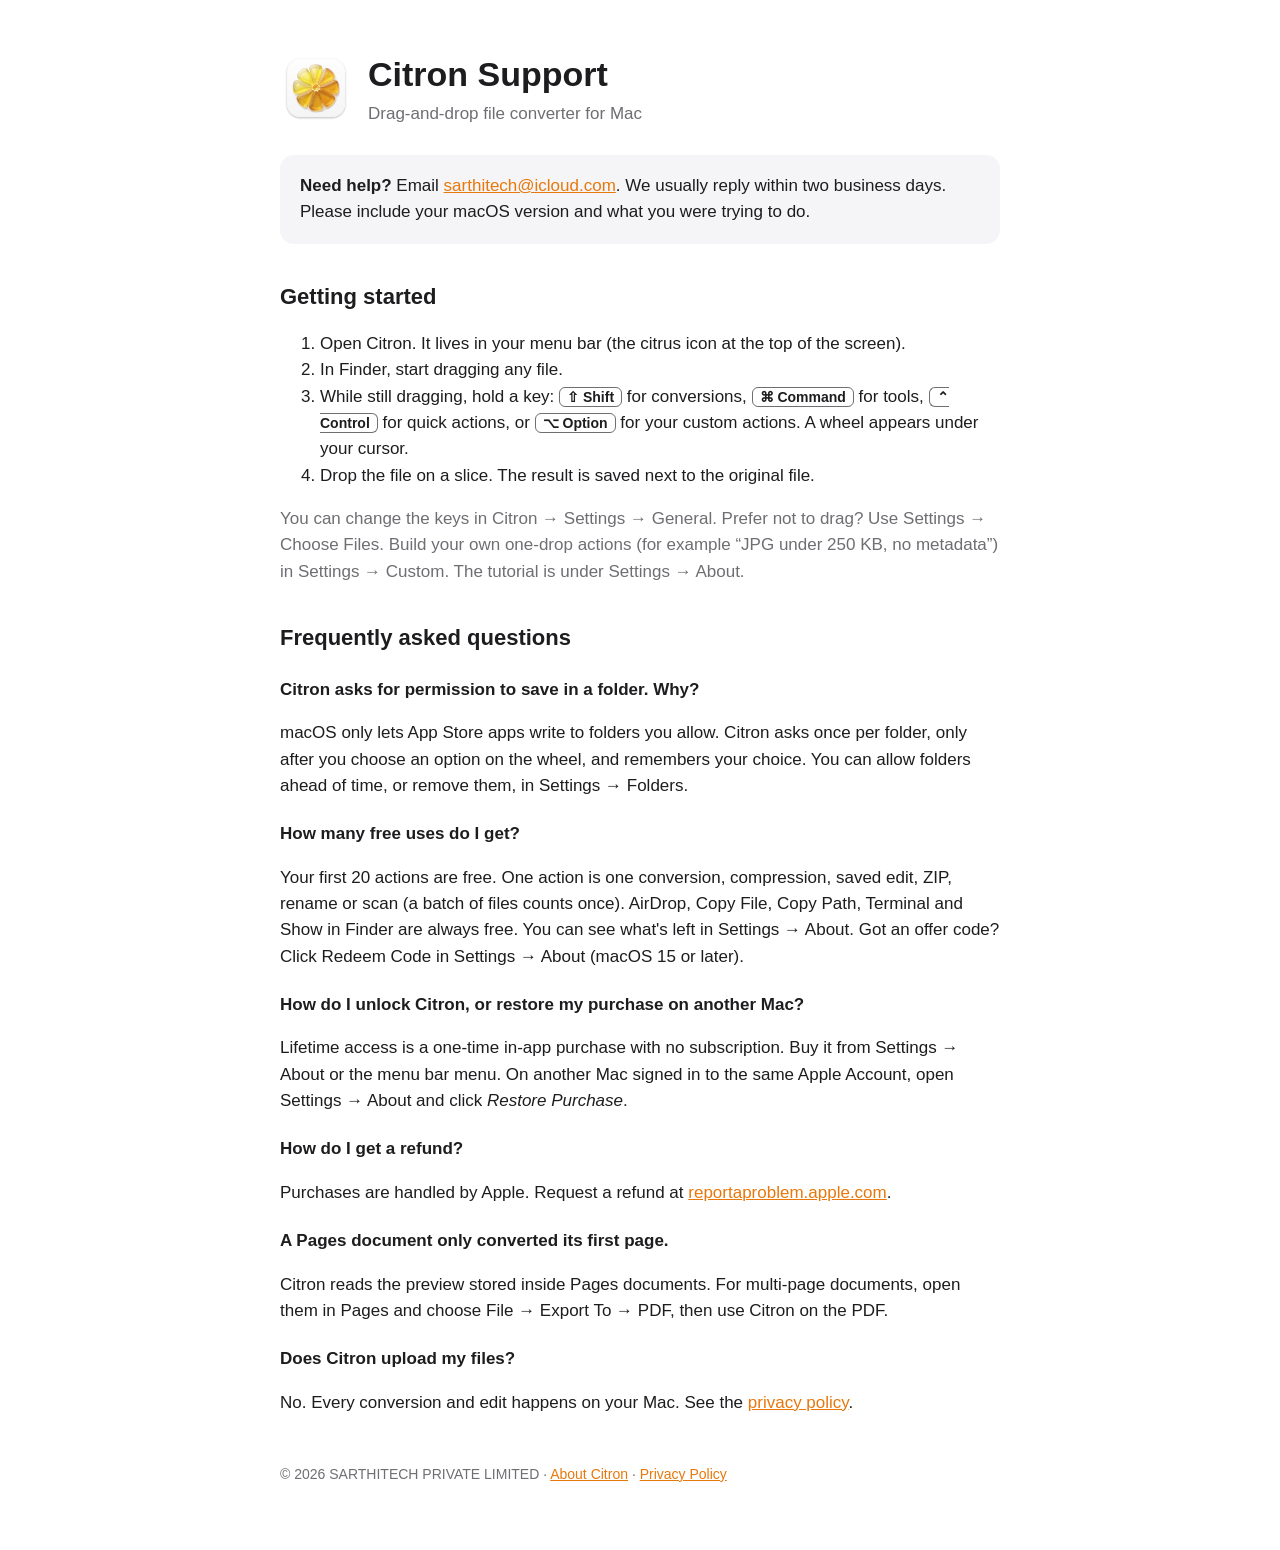
<file: index.html>
<!doctype html>
<html lang="en">
<head>
<meta charset="utf-8">
<meta name="viewport" content="width=device-width, initial-scale=1">
<title>Citron Support</title>
<meta name="description" content="Help and support for Citron, the drag-and-drop file converter for Mac.">
<link rel="stylesheet" href="style.css">
</head>
<body>
<main>
  <header>
    <img src="icon.png" alt="Citron app icon">
    <div><h1>Citron Support</h1><div class="muted">Drag-and-drop file converter for Mac</div></div>
  </header>

  <div class="card">
    <strong>Need help?</strong> Email <a href="mailto:sarthitech@icloud.com?subject=Citron%20Support">sarthitech@icloud.com</a>.
    We usually reply within two business days. Please include your macOS version and what you were trying to do.
  </div>

  <h2>Getting started</h2>
  <ol>
    <li>Open Citron. It lives in your menu bar (the citrus icon at the top of the screen).</li>
    <li>In Finder, start dragging any file.</li>
    <li>While still dragging, hold a key: <kbd>⇧ Shift</kbd> for conversions, <kbd>⌘ Command</kbd> for tools,
        <kbd>⌃ Control</kbd> for quick actions, or <kbd>⌥ Option</kbd> for your custom actions. A wheel appears under your cursor.</li>
    <li>Drop the file on a slice. The result is saved next to the original file.</li>
  </ol>
  <p class="muted">You can change the keys in Citron → Settings → General. Prefer not to drag? Use Settings → Choose Files.
     Build your own one-drop actions (for example “JPG under 250 KB, no metadata”) in Settings → Custom.
     The tutorial is under Settings → About.</p>

  <h2>Frequently asked questions</h2>

  <h3>Citron asks for permission to save in a folder. Why?</h3>
  <p>macOS only lets App Store apps write to folders you allow. Citron asks once per folder, only after you choose an option on the wheel,
     and remembers your choice. You can allow folders ahead of time, or remove them, in Settings → Folders.</p>

  <h3>How many free uses do I get?</h3>
  <p>Your first 20 actions are free. One action is one conversion, compression, saved edit, ZIP, rename or scan (a batch of files counts once).
     AirDrop, Copy File, Copy Path, Terminal and Show in Finder are always free. You can see what's left in Settings → About.
     Got an offer code? Click Redeem Code in Settings → About (macOS 15 or later).</p>

  <h3>How do I unlock Citron, or restore my purchase on another Mac?</h3>
  <p>Lifetime access is a one-time in-app purchase with no subscription. Buy it from Settings → About or the menu bar menu.
     On another Mac signed in to the same Apple Account, open Settings → About and click <em>Restore Purchase</em>.</p>

  <h3>How do I get a refund?</h3>
  <p>Purchases are handled by Apple. Request a refund at
     <a href="https://reportaproblem.apple.com">reportaproblem.apple.com</a>.</p>

  <h3>A Pages document only converted its first page.</h3>
  <p>Citron reads the preview stored inside Pages documents. For multi-page documents, open them in Pages and choose
     File → Export To → PDF, then use Citron on the PDF.</p>

  <h3>Does Citron upload my files?</h3>
  <p>No. Every conversion and edit happens on your Mac. See the <a href="privacy.html">privacy policy</a>.</p>

  <footer>© 2026 SARTHITECH PRIVATE LIMITED · <a href="home.html">About Citron</a> · <a href="privacy.html">Privacy Policy</a></footer>
</main>
</body>
</html>
</file>
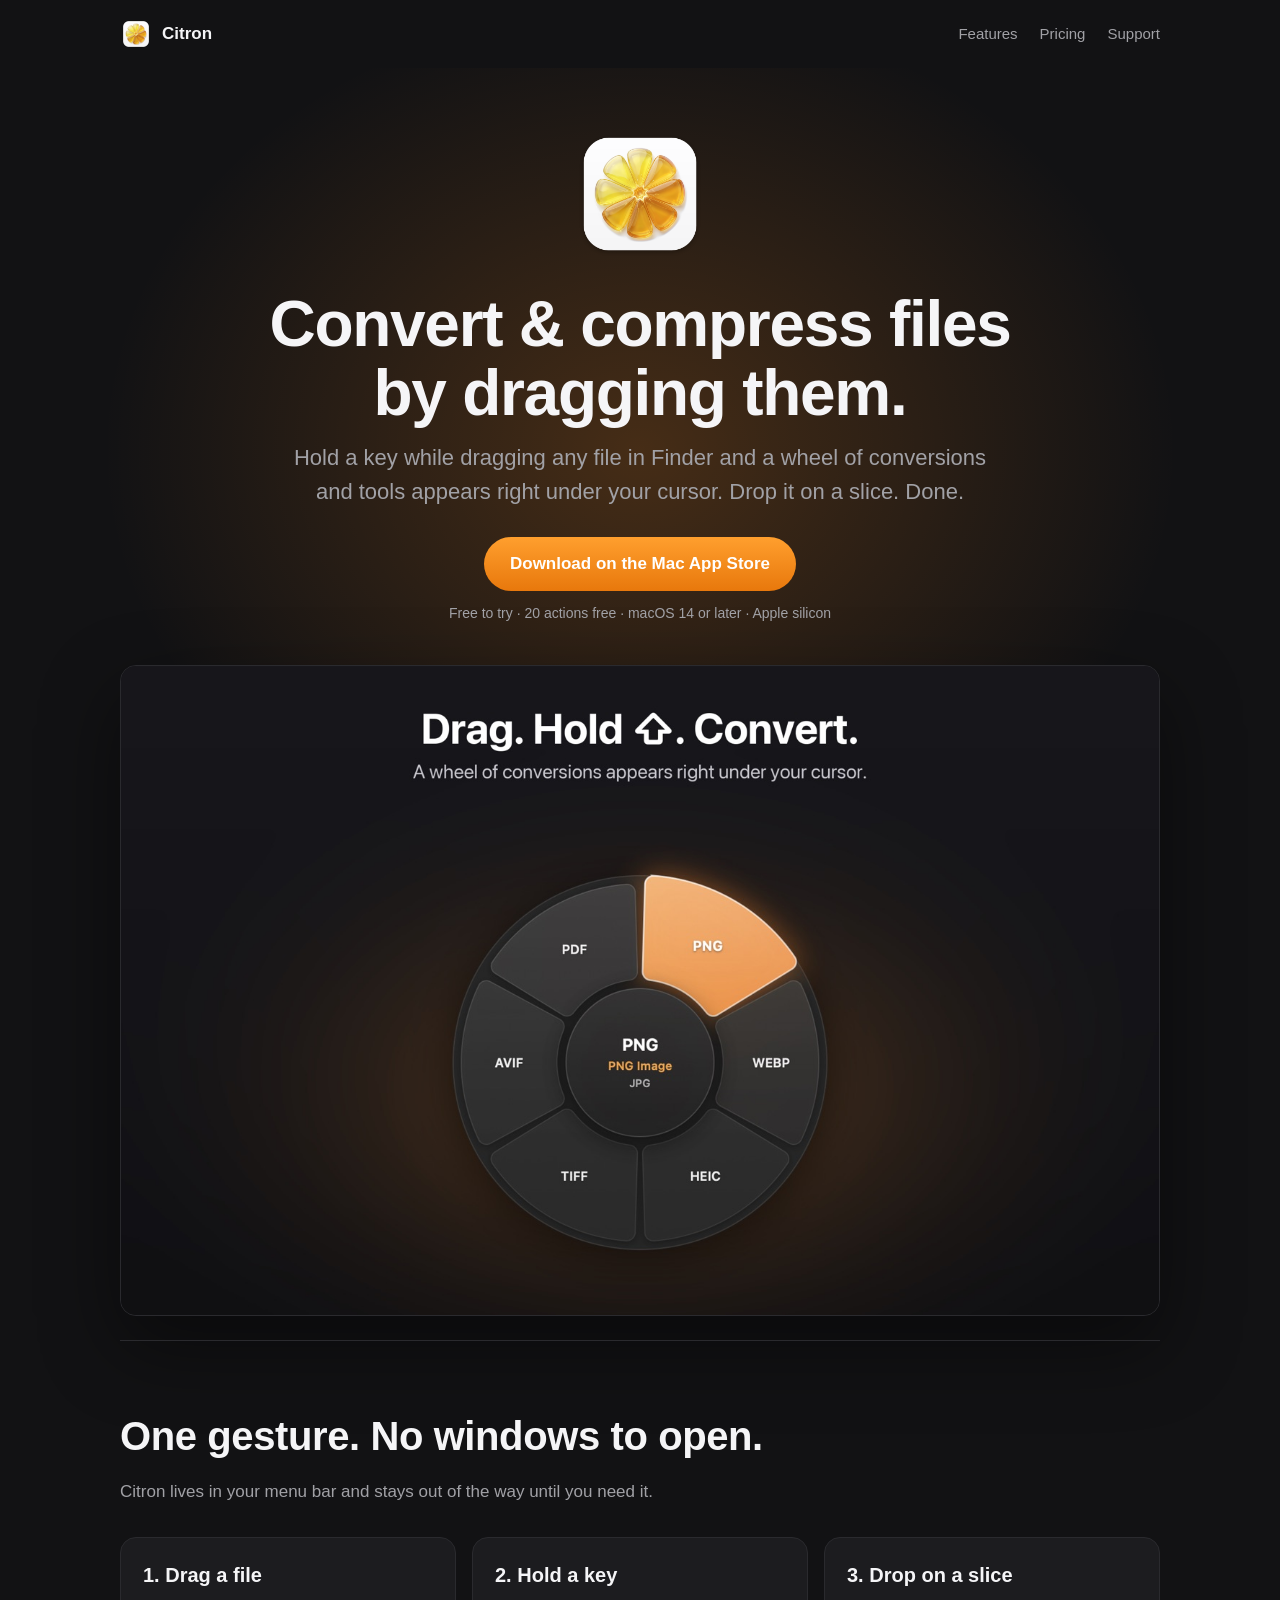
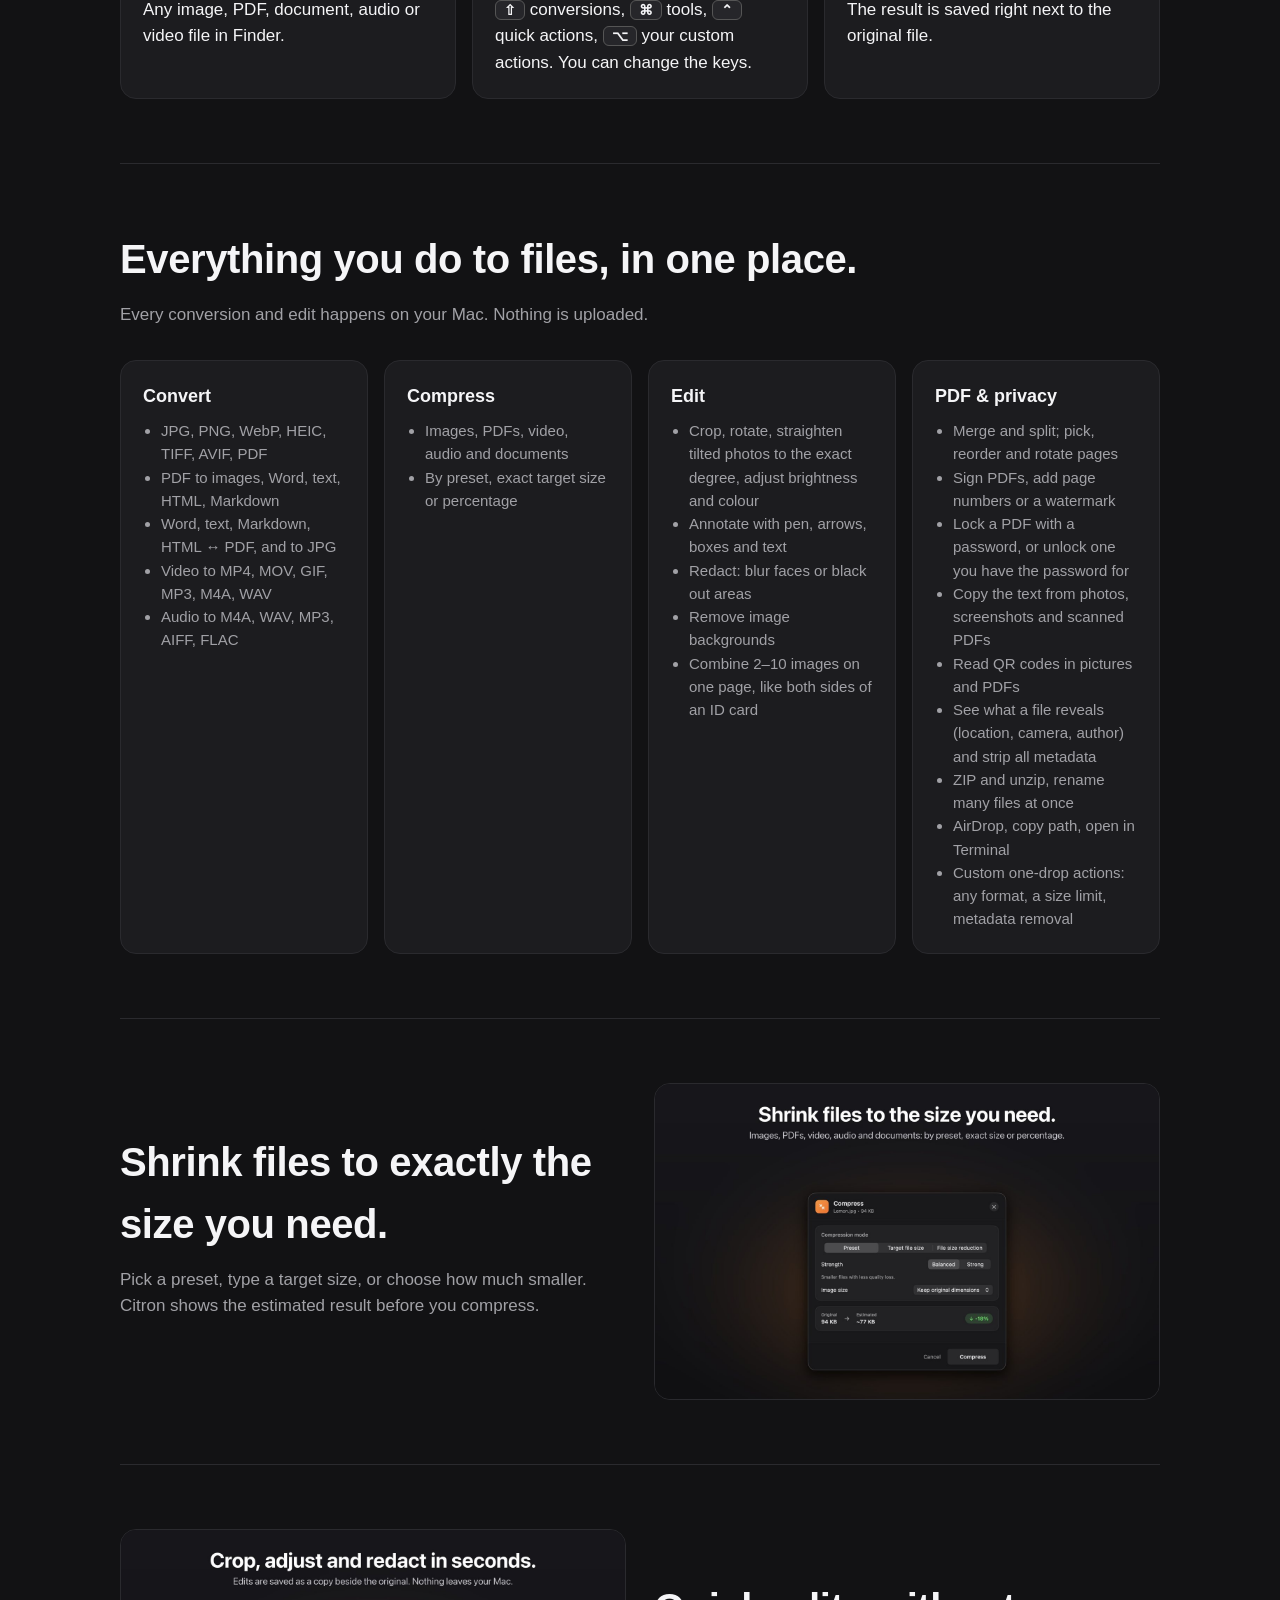
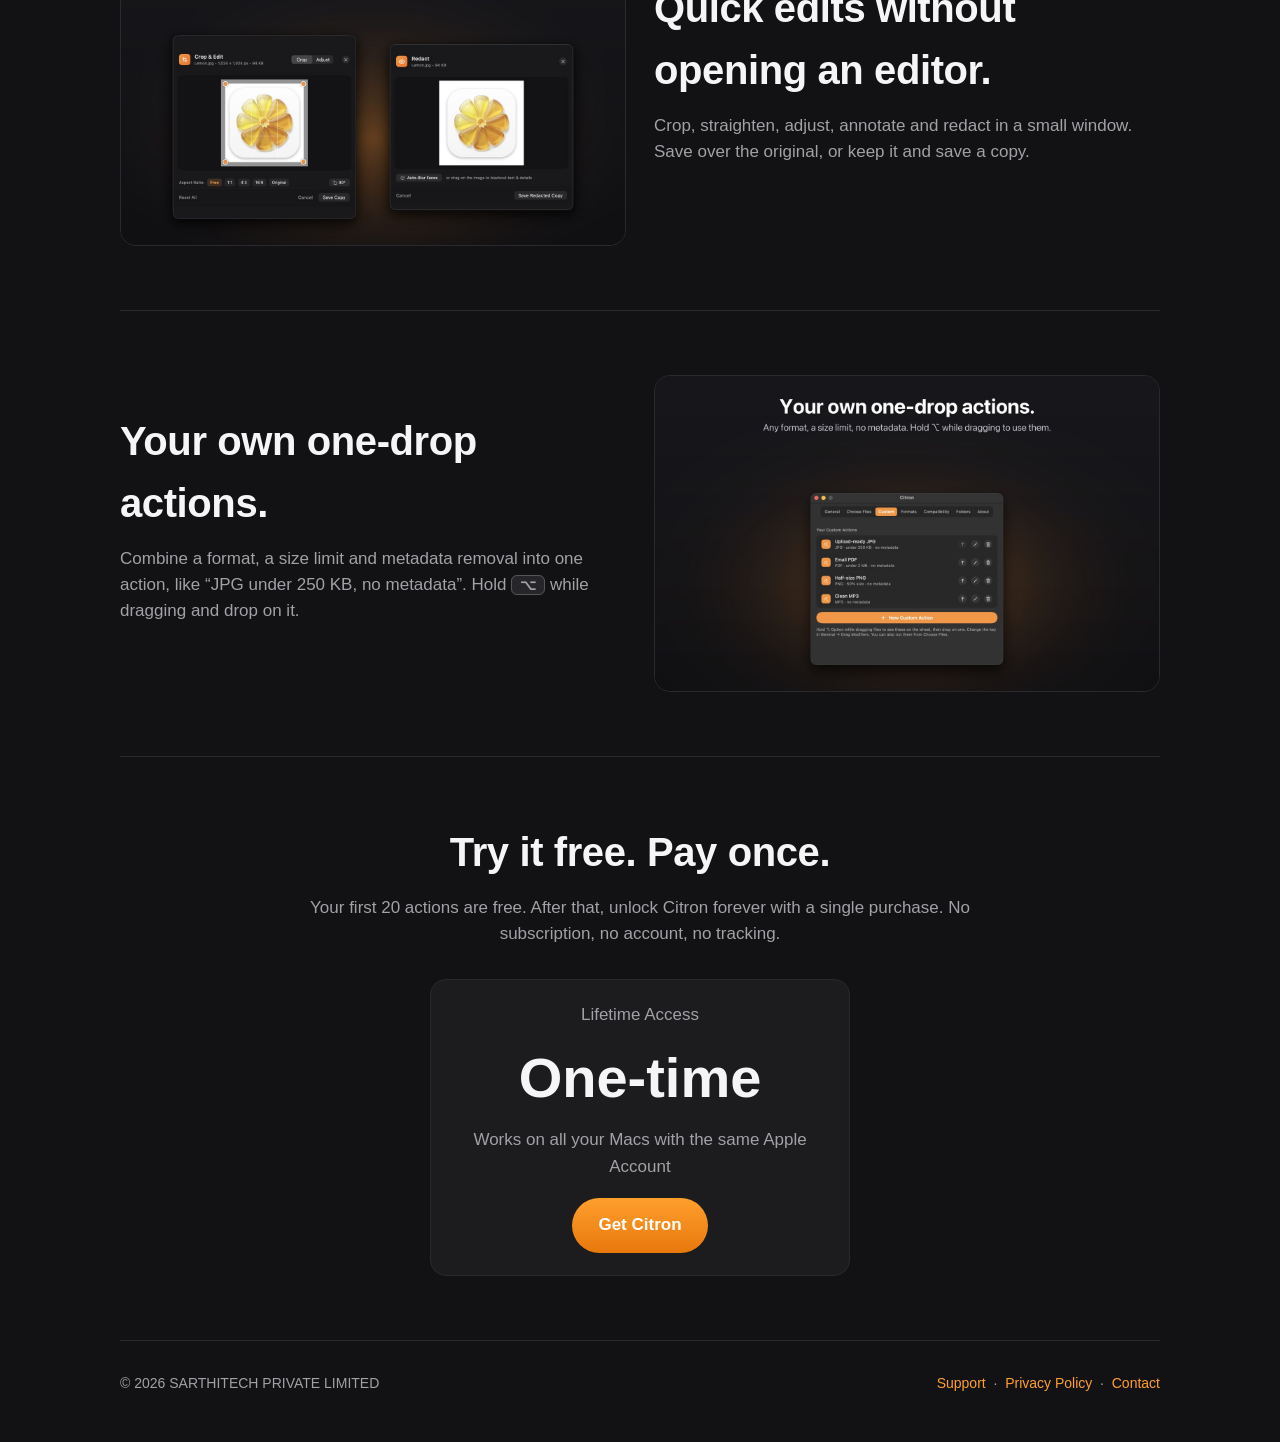
<file: home.html>
<!doctype html>
<html lang="en">
<head>
<meta charset="utf-8">
<meta name="viewport" content="width=device-width, initial-scale=1">
<title>Citron — Convert &amp; Compress by Drag, for Mac</title>
<meta name="description" content="Hold a key while dragging any file in Finder and a wheel of conversions and tools appears under your cursor. Images, PDFs, documents, audio and video. Private and on-device.">
<meta property="og:title" content="Citron — Convert & Compress by Drag">
<meta property="og:description" content="A radial wheel of conversions and tools, right under your cursor while you drag a file on your Mac.">
<meta property="og:image" content="https://harshaggarwal1346.github.io/citron/images/1-convert.jpg">
<link rel="icon" href="icon.png">
<style>
:root { --fg:#f5f5f7; --muted:#a1a1a6; --bg:#121214; --card:#1c1c1f; --line:#2a2a2e; --accent:#ff9f2e; --accent2:#e8780c; }
* { box-sizing:border-box; }
html { scroll-behavior:smooth; }
body { margin:0; font:17px/1.55 -apple-system, BlinkMacSystemFont, "Segoe UI", Helvetica, Arial, sans-serif; color:var(--fg); background:var(--bg); }
a { color:var(--accent); text-decoration:none; }
.wrap { max-width:1080px; margin:0 auto; padding:0 20px; }
nav { display:flex; align-items:center; justify-content:space-between; padding:18px 0; }
nav .brand { display:flex; align-items:center; gap:10px; font-weight:700; color:var(--fg); }
nav .brand img { width:32px; height:32px; }
nav .links a { color:var(--muted); margin-left:22px; font-size:15px; }
.hero { text-align:center; padding:56px 0 24px; background:radial-gradient(60% 50% at 50% 30%, rgba(255,140,30,.22), transparent 70%); }
.hero img.icon { width:140px; height:140px; }
.hero h1 { font-size:clamp(36px,6vw,64px); line-height:1.08; margin:18px 0 12px; letter-spacing:-0.02em; }
.hero p.lead { font-size:clamp(18px,2.2vw,22px); color:var(--muted); max-width:720px; margin:0 auto 28px; }
.cta { display:inline-block; background:linear-gradient(180deg,var(--accent),var(--accent2)); color:#fff; font-weight:600; padding:14px 26px; border-radius:999px; }
.cta-note { display:block; margin-top:12px; color:var(--muted); font-size:14px; }
.shot { width:100%; border-radius:16px; border:1px solid var(--line); display:block; }
.hero .shot { margin-top:40px; box-shadow:0 30px 80px rgba(0,0,0,.45); }
section { padding:64px 0; border-top:1px solid var(--line); }
section h2 { font-size:clamp(28px,4vw,40px); margin:0 0 12px; letter-spacing:-0.01em; }
section p.sub { color:var(--muted); margin:0 0 32px; max-width:720px; }
.steps { display:grid; grid-template-columns:repeat(auto-fit,minmax(220px,1fr)); gap:16px; }
.step, .card { background:var(--card); border:1px solid var(--line); border-radius:16px; padding:22px; }
.step b { display:block; font-size:20px; margin-bottom:6px; }
kbd { font:600 14px -apple-system,sans-serif; border:1px solid #555; border-radius:6px; padding:1px 8px; background:#26262a; }
.grid2 { display:grid; grid-template-columns:repeat(auto-fit,minmax(300px,1fr)); gap:28px; align-items:center; }
.features { display:grid; grid-template-columns:repeat(auto-fit,minmax(240px,1fr)); gap:16px; }
.card h3 { margin:0 0 8px; font-size:18px; }
.card ul { margin:0; padding-left:18px; color:var(--muted); font-size:15px; }
.price { text-align:center; }
.price .big { font-size:56px; font-weight:800; margin:6px 0; }
footer { border-top:1px solid var(--line); padding:32px 0 48px; color:var(--muted); font-size:14px; display:flex; flex-wrap:wrap; gap:18px; justify-content:space-between; }
</style>
</head>
<body>
<div class="wrap">
  <nav>
    <a class="brand" href="home.html"><img src="icon.png" alt=""> Citron</a>
    <div class="links"><a href="#features">Features</a><a href="#pricing">Pricing</a><a href="index.html">Support</a></div>
  </nav>
</div>

<header class="hero">
  <div class="wrap">
    <img class="icon" src="icon-512.png" alt="Citron app icon">
    <h1>Convert &amp; compress files<br>by dragging them.</h1>
    <p class="lead">Hold a key while dragging any file in Finder and a wheel of conversions and tools appears right under your cursor. Drop it on a slice. Done.</p>
    <a class="cta" href="https://apps.apple.com/app/id6831984365">Download on the Mac App Store</a>
    <span class="cta-note">Free to try · 20 actions free · macOS 14 or later · Apple silicon</span>
    <img class="shot" src="images/1-convert.jpg" alt="Citron's conversion wheel appearing under the cursor">
  </div>
</header>

<div class="wrap">
  <section>
    <h2>One gesture. No windows to open.</h2>
    <p class="sub">Citron lives in your menu bar and stays out of the way until you need it.</p>
    <div class="steps">
      <div class="step"><b>1. Drag a file</b>Any image, PDF, document, audio or video file in Finder.</div>
      <div class="step"><b>2. Hold a key</b><kbd>⇧</kbd> conversions, <kbd>⌘</kbd> tools, <kbd>⌃</kbd> quick actions, <kbd>⌥</kbd> your custom actions. You can change the keys.</div>
      <div class="step"><b>3. Drop on a slice</b>The result is saved right next to the original file.</div>
    </div>
  </section>

  <section id="features">
    <h2>Everything you do to files, in one place.</h2>
    <p class="sub">Every conversion and edit happens on your Mac. Nothing is uploaded.</p>
    <div class="features">
      <div class="card"><h3>Convert</h3><ul>
        <li>JPG, PNG, WebP, HEIC, TIFF, AVIF, PDF</li>
        <li>PDF to images, Word, text, HTML, Markdown</li>
        <li>Word, text, Markdown, HTML ↔ PDF, and to JPG</li>
        <li>Video to MP4, MOV, GIF, MP3, M4A, WAV</li>
        <li>Audio to M4A, WAV, MP3, AIFF, FLAC</li></ul></div>
      <div class="card"><h3>Compress</h3><ul>
        <li>Images, PDFs, video, audio and documents</li>
        <li>By preset, exact target size or percentage</li></ul></div>
      <div class="card"><h3>Edit</h3><ul>
        <li>Crop, rotate, straighten tilted photos to the exact degree, adjust brightness and colour</li>
        <li>Annotate with pen, arrows, boxes and text</li>
        <li>Redact: blur faces or black out areas</li>
        <li>Remove image backgrounds</li>
        <li>Combine 2–10 images on one page, like both sides of an ID card</li></ul></div>
      <div class="card"><h3>PDF &amp; privacy</h3><ul>
        <li>Merge and split; pick, reorder and rotate pages</li>
        <li>Sign PDFs, add page numbers or a watermark</li>
        <li>Lock a PDF with a password, or unlock one you have the password for</li>
        <li>Copy the text from photos, screenshots and scanned PDFs</li>
        <li>Read QR codes in pictures and PDFs</li>
        <li>See what a file reveals (location, camera, author) and strip all metadata</li>
        <li>ZIP and unzip, rename many files at once</li>
        <li>AirDrop, copy path, open in Terminal</li>
        <li>Custom one-drop actions: any format, a size limit, metadata removal</li></ul></div>
    </div>
  </section>

  <section>
    <div class="grid2">
      <div><h2>Shrink files to exactly the size you need.</h2>
        <p class="sub">Pick a preset, type a target size, or choose how much smaller. Citron shows the estimated result before you compress.</p></div>
      <img class="shot" src="images/3-compress.jpg" alt="Citron's compression window">
    </div>
  </section>

  <section>
    <div class="grid2">
      <img class="shot" src="images/4-edit.jpg" alt="Crop and redact editors">
      <div><h2>Quick edits without opening an editor.</h2>
        <p class="sub">Crop, straighten, adjust, annotate and redact in a small window. Save over the original, or keep it and save a copy.</p></div>
    </div>
  </section>

  <section>
    <div class="grid2">
      <div><h2>Your own one-drop actions.</h2>
        <p class="sub">Combine a format, a size limit and metadata removal into one action, like “JPG under 250 KB, no metadata”. Hold <kbd>⌥</kbd> while dragging and drop on it.</p></div>
      <img class="shot" src="images/6-custom.jpg" alt="Citron's custom actions in Settings">
    </div>
  </section>

  <section id="pricing" class="price">
    <h2>Try it free. Pay once.</h2>
    <p class="sub" style="margin-left:auto;margin-right:auto">Your first 20 actions are free. After that, unlock Citron forever with a single purchase. No subscription, no account, no tracking.</p>
    <div class="card" style="max-width:420px;margin:0 auto">
      <div class="muted" style="color:var(--muted)">Lifetime Access</div>
      <div class="big">One-time</div>
      <div style="color:var(--muted);margin-bottom:18px">Works on all your Macs with the same Apple Account</div>
      <a class="cta" href="https://apps.apple.com/app/id6831984365">Get Citron</a>
    </div>
  </section>
</div>

<div class="wrap">
  <footer>
    <div>© 2026 SARTHITECH PRIVATE LIMITED</div>
    <div><a href="index.html">Support</a> &nbsp;·&nbsp; <a href="privacy.html">Privacy Policy</a> &nbsp;·&nbsp; <a href="mailto:sarthitech@icloud.com">Contact</a></div>
  </footer>
</div>
</body>
</html>
</file>
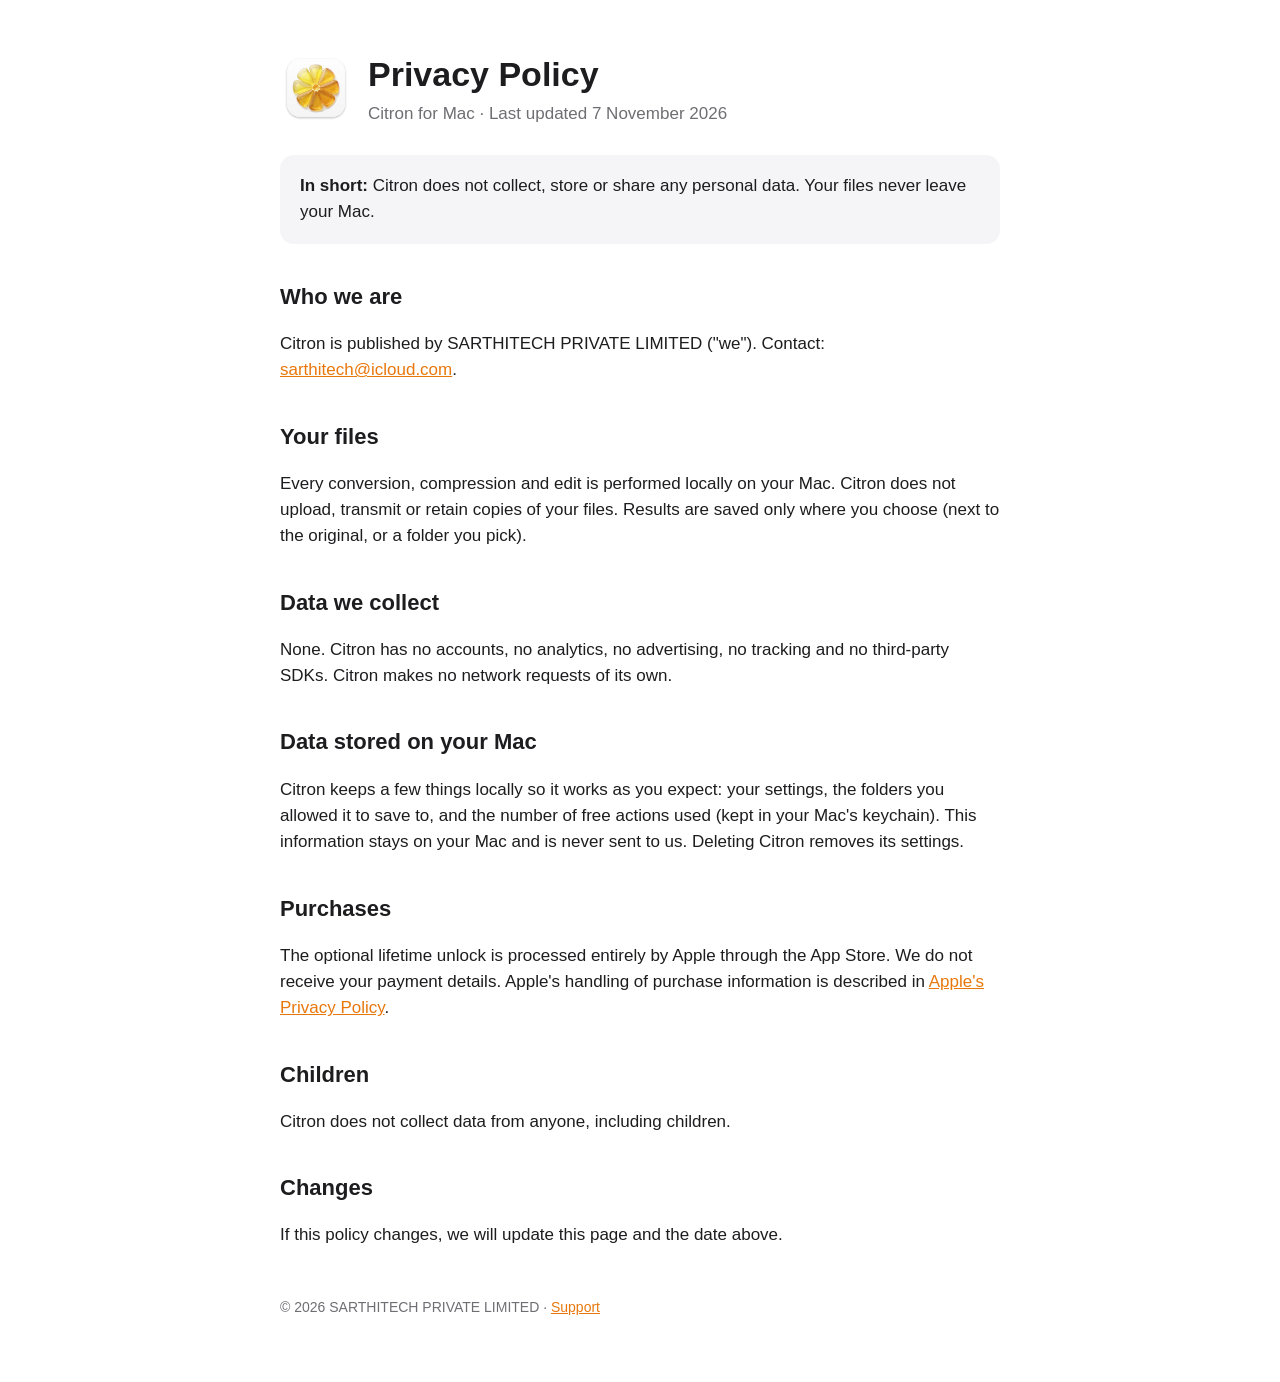
<file: privacy.html>
<!doctype html>
<html lang="en">
<head>
<meta charset="utf-8">
<meta name="viewport" content="width=device-width, initial-scale=1">
<title>Citron Privacy Policy</title>
<link rel="stylesheet" href="style.css">
</head>
<body>
<main>
  <header>
    <img src="icon.png" alt="Citron app icon">
    <div><h1>Privacy Policy</h1><div class="muted">Citron for Mac · Last updated 7 November 2026</div></div>
  </header>

  <div class="card"><strong>In short:</strong> Citron does not collect, store or share any personal data.
  Your files never leave your Mac.</div>

  <h2>Who we are</h2>
  <p>Citron is published by SARTHITECH PRIVATE LIMITED ("we"). Contact: <a href="mailto:sarthitech@icloud.com">sarthitech@icloud.com</a>.</p>

  <h2>Your files</h2>
  <p>Every conversion, compression and edit is performed locally on your Mac. Citron does not upload, transmit or
     retain copies of your files. Results are saved only where you choose (next to the original, or a folder you pick).</p>

  <h2>Data we collect</h2>
  <p>None. Citron has no accounts, no analytics, no advertising, no tracking and no third-party SDKs.
     Citron makes no network requests of its own.</p>

  <h2>Data stored on your Mac</h2>
  <p>Citron keeps a few things locally so it works as you expect: your settings, the folders you allowed it to save to,
     and the number of free actions used (kept in your Mac's keychain). This information stays on your Mac and is never
     sent to us. Deleting Citron removes its settings.</p>

  <h2>Purchases</h2>
  <p>The optional lifetime unlock is processed entirely by Apple through the App Store. We do not receive your payment
     details. Apple's handling of purchase information is described in
     <a href="https://www.apple.com/legal/privacy/">Apple's Privacy Policy</a>.</p>

  <h2>Children</h2>
  <p>Citron does not collect data from anyone, including children.</p>

  <h2>Changes</h2>
  <p>If this policy changes, we will update this page and the date above.</p>

  <footer>© 2026 SARTHITECH PRIVATE LIMITED · <a href="index.html">Support</a></footer>
</main>
</body>
</html>
</file>
<file: style.css>
:root { color-scheme: light dark; --fg:#1d1d1f; --muted:#6e6e73; --bg:#ffffff; --card:#f5f5f7; --accent:#e8780c; }
@media (prefers-color-scheme: dark) { :root { --fg:#f5f5f7; --muted:#a1a1a6; --bg:#141416; --card:#1f1f22; --accent:#ff9f2e; } }
* { box-sizing: border-box; }
body { margin:0; font:17px/1.55 -apple-system, BlinkMacSystemFont, "Segoe UI", Helvetica, Arial, sans-serif; color:var(--fg); background:var(--bg); }
main { max-width: 760px; margin: 0 auto; padding: 48px 20px 64px; }
header { display:flex; align-items:center; gap:16px; margin-bottom:28px; }
header img { width:72px; height:72px; }
h1 { font-size: 34px; margin: 0; }
h2 { font-size: 22px; margin: 36px 0 10px; }
h3 { font-size: 17px; margin: 22px 0 4px; }
p, li { color: var(--fg); }
.muted { color: var(--muted); }
.card { background: var(--card); border-radius: 14px; padding: 18px 20px; margin: 16px 0; }
a { color: var(--accent); }
kbd { font: 600 14px -apple-system, sans-serif; border:1px solid var(--muted); border-radius:6px; padding:1px 7px; }
footer { margin-top: 48px; font-size: 14px; color: var(--muted); }
</file>
